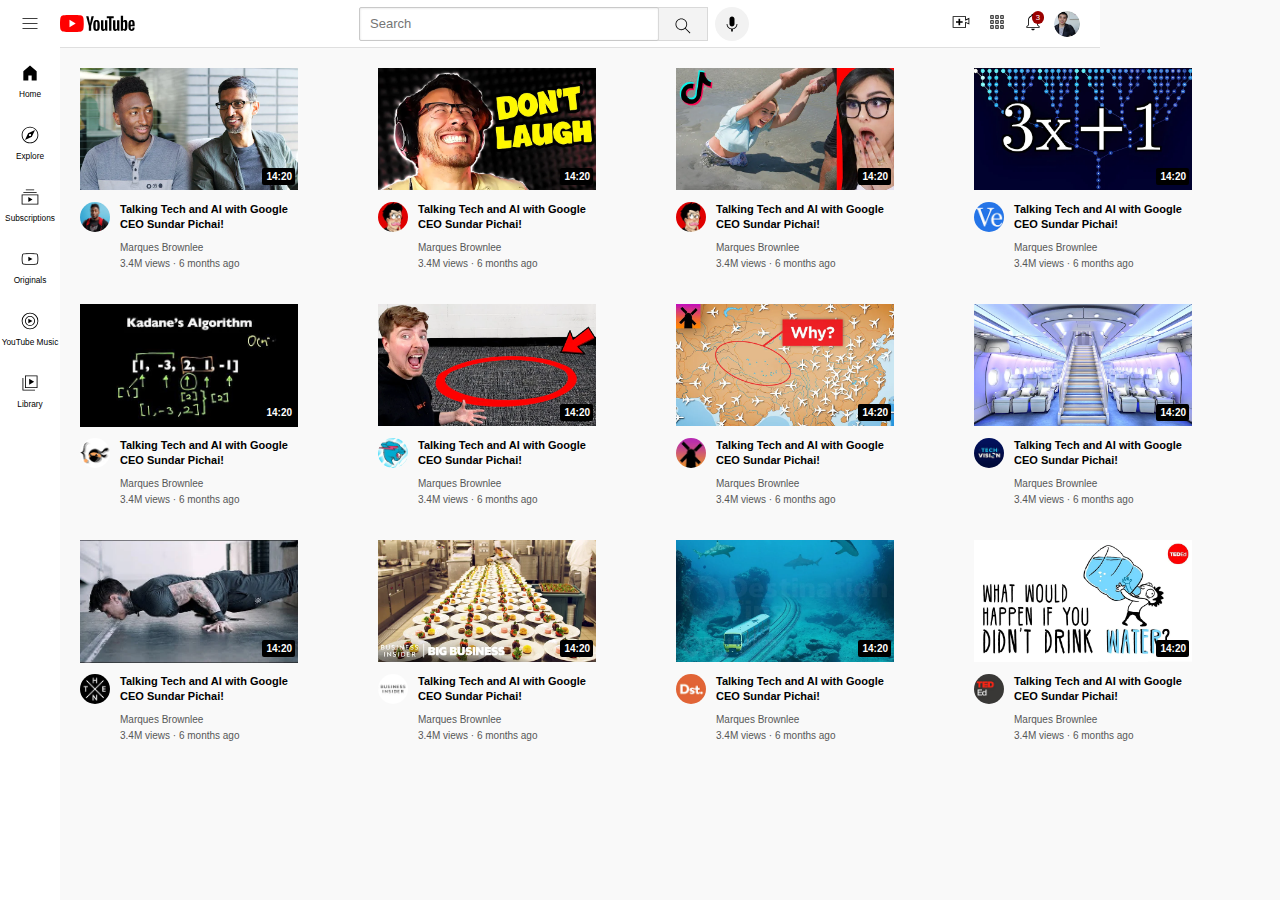
<file: index.html>
<!DOCTYPE html>
<html>
    <head> 
        <title>youtube.clone</title>
<link rel="stylesheet" href="styles/general.css">
<link rel="stylesheet" href="styles/header.css">
<link rel="stylesheet" href="styles/video.css">
<link rel="stylesheet" href="styles/sidbar.css">
        
</head>
    <body>
        <div class="header">
            <div class="left-section">
                <img class="hamburger-menu" src="icons/hamburger-menu.svg">
                <img class="youtube-logo" src="icons/youtube-logo.svg"></div>
            <div class="middle-section">
                 <input class="search-box" type="search" placeholder="Search">
                 <button class="search-button">
                    <img class="search-img" src="icons/search.svg">
                    <div class="tool-tip">search</div>
                </button>
                 <button class="voice-button">
                    <img class="voice-icon" src="icons/voice-search-icon.svg">
                    <div class="tool-tip">Search with your voice</div></button> 
                </div>
            <div class="right-section">
                <div></div>
                <div class="upload-container">
                    <img class="upload-icon" src="icons/upload.svg">
                    <div class="tool-tip">Create</div>
                </div>
               <div class="app-container">
                <div class="tool-tip">YouTube apps</div>
                <img class="apps-icon" src="icons/youtube-apps.svg">
               </div>
               
               
                <div class="notification-container">
                    <div class="notification-icon1" >
                        <div class="notification-count">3</div>
                        <img class="notification-icon" src="icons/notifications.svg">
                    </div>
                    <div class="tool-tip">Notifications</div>
                </div>
                
                <img class="my-channel-icon" src="channel pics/my-channel.jpeg">
             </div>
            
        </div>
  
        <div class="sidebar">
            <div class="side-barink">
                <img src="icons/home.svg">
                <div>Home</div>
            </div>
            <div class="side-barink">
                <img src="icons/explore.svg">
                <div>Explore</div>

            </div>
            <div class="side-barink">
                 <img src="icons/subscriptions.svg">
                <div>Subscriptions</div>

            </div>
            <div class="side-barink">
                  <img src="icons/originals.svg">
                <div>Originals</div>

            </div>
            <div class="side-barink">
                   <img src="icons/youtube-music.svg">
                <div>YouTube Music</div>

            </div>
            <div class="side-barink">
                    <img src="icons/library.svg">
                <div>Library</div>

            </div>
        </div>

   
     <div style="display: grid;
     grid-template-rows: 1fr 1fr lfr 1fr;
     row-gap: 25px;">
        <div class="the-hole">
            <div class="holr-ll">
                <div class="tumnnails">
                    <div class="video-time">14:20</div>
                    <a href="https://www.youtube.com/watch?v=n2RNcPRtAiY" target="_blank">
                        <img class="tumbnail-edit" src="tumbnails/thumbnail-1.webp"></a>
                    
                </div>
                
                <div class="info-grid">
                    <div class="profile-div">
                        <div class="profile-container">
                            <img class="profile-pic" src="channel pics/channel pics.jpeg">
                            <div class="tool-tip">
                            <div class="pic-tool-tip" > <img class="profile-pics" src="channel pics/channel pics.jpeg"></div>
                                <div>
                                    <div style="font-size: 13px;
                                    margin-bottom: 4px;
                                    margin-top: 5px;
                                    font-weight: 700;"> Marques Brownlee</div>
                                <div style="font-size: 11px;">15M subscribers</div>
                                </div>
                               </div>
                        </div>
                       
                    </div>
                    <div class="text-info">
                        <p style="margin-top: 12px;
                        width: 190px;
                        font-weight: 700;
                        font-size: 11px;
                        line-height: 15px;
                        margin-bottom: 10px;">Talking Tech and AI with Google CEO Sundar Pichai!</p>
                        <p style="color: rgb(87, 87, 87);
                        font-size: 10px;
                        margin-top: 0px;
                        margin-bottom: 5px;">Marques Brownlee</p>
                        <p style="color: rgb(87, 87, 87);
                        font-size: 10px;
                        margin-top: 0px;">3.4M views · 6 months ago</p>
                    </div>
                </div>
         </div>





         <div class="holr-ll">
            <div class="tumnnails">
                <div class="video-time">14:20</div>
                <a href="https://www.youtube.com/watch?v=mP0RAo9SKZk" target="_blank">
                    <img class="tumbnail-edit" src="tumbnails/thumbnail-3.webp">
                </a>
                
            </div>  
            <div class="info-grid">
                <div class="profile-div">
                    <div class="profile-containerL">
                        <img class="profile-pic" src="channel pics/channel-2.jpeg">
                        <div class="tool-tip">
                            <div>
                        <img class="profile-pics" src="channel pics/channel-2.jpeg">
                    </div>
                            <div>
                                <div style="font-size: 13px;
                                margin-bottom: 4px;
                                margin-top: 5px;
                                font-weight: 700;"> Marques Brownlee</div>
                            <div style="font-size: 11px;">15M subscribers</div>
                            </div>
                          
                       </div>

                    </div>
                  
                </div>
                <div class="text-info">
                    <p style="margin-top: 12px;
                    width: 190px;
                    font-weight: 700;
                    font-size: 11px;
                    line-height: 15px;
                    margin-bottom: 10px;">Talking Tech and AI with Google CEO Sundar Pichai!</p>
                    <p style="color: rgb(87, 87, 87);
                    font-size: 10px;
                    margin-top: 0px;
                    margin-bottom: 5px;">Marques Brownlee</p>
                    <p style="color: rgb(87, 87, 87);
                    font-size: 10px;
                    margin-top: 0px;">3.4M views · 6 months ago</p>
                </div>
            </div>
     </div>


  
     <div class="holr-ll">
        <div class="tumnnails">
            <div class="video-time">14:20</div>
            <a href="https://www.youtube.com/watch?v=FgjPQQeTh1w" target="_blank">
                <img class="tumbnail-edit" src="tumbnails/crazy.webp">
            </a>
            
        </div>
        
        <div class="info-grid">
            <div class="profile-div">
                <div class="profile-containerL">
                    <img class="profile-pic" src="channel pics/channel-2.jpeg">
                    <div class="tool-tip">
                        <div>
                    <img class="profile-pics" src="channel pics/channel-2.jpeg">
                </div>
                        <div>
                            <div style="font-size: 13px;
                            margin-bottom: 4px;
                            margin-top: 5px;
                            font-weight: 700;"> Marques Brownlee</div>
                        <div style="font-size: 11px;">15M subscribers</div>
                        </div>
                      
                   </div>

                </div>
              
            </div>
            <div class="text-info">
                <p style="margin-top: 12px;
                width: 190px;
                font-weight: 700;
                font-size: 11px;
                line-height: 15px;
                margin-bottom: 10px;">Talking Tech and AI with Google CEO Sundar Pichai!</p>
                <p style="color: rgb(87, 87, 87);
                font-size: 10px;
                margin-top: 0px;
                margin-bottom: 5px;">Marques Brownlee</p>
                <p style="color: rgb(87, 87, 87);
                font-size: 10px;
                margin-top: 0px;">3.4M views · 6 months ago</p>
            </div>
        </div>
 </div>





 <div class="holr-ll">
    <div class="tumnnails">
        <div class="video-time">14:20</div>
        <a href="https://www.youtube.com/watch?v=094y1Z2wpJg" target="_blank"></a>
        <img class="tumbnail-edit" src="tumbnails/simple.webp">
    </div>  
    <div class="info-grid">
        <div class="profile-div">
            <img class="profile-pic" src="channel pics/4.jpeg">
        </div>
        <div class="text-info">
            <p style="margin-top: 12px;
            width: 190px;
            font-weight: 700;
            font-size: 11px;
            line-height: 15px;
            margin-bottom: 10px;">Talking Tech and AI with Google CEO Sundar Pichai!</p>
            <p style="color: rgb(87, 87, 87);
            font-size: 10px;
            margin-top: 0px;
            margin-bottom: 5px;">Marques Brownlee</p>
            <p style="color: rgb(87, 87, 87);
            font-size: 10px;
            margin-top: 0px;">3.4M views · 6 months ago</p>
        </div>
    </div>
</div>
</div>


<div class="the-hole">
<div class="holr-ll">
    <div class="tumnnails">
        <div class="video-time">14:20</div>
        <a href="https://www.youtube.com/watch?v=86CQq3pKSUw" target="_blank">
            <img class="tumbnail-edit" src="tumbnails/kadane.webp">
        </a>
        
    </div>
    
    <div class="info-grid">
        <div class="profile-div">
            <img class="profile-pic" src="channel pics/5.jpeg">
        </div>
        <div class="text-info">
            <p style="margin-top: 12px;
            width: 190px;
            font-weight: 700;
            font-size: 11px;
            line-height: 15px;
            margin-bottom: 10px;">Talking Tech and AI with Google CEO Sundar Pichai!</p>
            <p style="color: rgb(87, 87, 87);
            font-size: 10px;
            margin-top: 0px;
            margin-bottom: 5px;">Marques Brownlee</p>
            <p style="color: rgb(87, 87, 87);
            font-size: 10px;
            margin-top: 0px;">3.4M views · 6 months ago</p>
        </div>
    </div>
</div>





<div class="holr-ll">
<div class="tumnnails">
    <div class="video-time">14:20</div>
    <a href="https://www.youtube.com/watch?v=yXWw0_UfSFg" target="_blank">
        <img class="tumbnail-edit" src="tumbnails/anything.webp">
    </a>
  
</div>  
<div class="info-grid">
    <div class="profile-div">
        <img class="profile-pic" src="channel pics/6.jpeg">
    </div>
    <div class="text-info">
        <p style="margin-top: 12px;
        width: 190px;
        font-weight: 700;
        font-size: 11px;
        line-height: 15px;
        margin-bottom: 10px;">Talking Tech and AI with Google CEO Sundar Pichai!</p>
        <p style="color: rgb(87, 87, 87);
        font-size: 10px;
        margin-top: 0px;
        margin-bottom: 5px;">Marques Brownlee</p>
        <p style="color: rgb(87, 87, 87);
        font-size: 10px;
        margin-top: 0px;">3.4M views · 6 months ago</p>
    </div>
</div>
</div>



<div class="holr-ll">
<div class="tumnnails">
    <div class="video-time">14:20</div>
    <a href="https://www.youtube.com/watch?v=fNVa1qMbF9Y" target="_blank">
        <img class="tumbnail-edit" src="tumbnails/whypl.webp">    
    </a>
</div>

<div class="info-grid">
    <div class="profile-div">
        <img class="profile-pic" src="channel pics/7.jpeg">
    </div>
    <div class="text-info">
        <p style="margin-top: 12px;
        width: 190px;
        font-weight: 700;
        font-size: 11px;
        line-height: 15px;
        margin-bottom: 10px;">Talking Tech and AI with Google CEO Sundar Pichai!</p>
        <p style="color: rgb(87, 87, 87);
        font-size: 10px;
        margin-top: 0px;
        margin-bottom: 5px;">Marques Brownlee</p>
        <p style="color: rgb(87, 87, 87);
        font-size: 10px;
        margin-top: 0px;">3.4M views · 6 months ago</p>
         </div>
     </div>
</div>





<div class="holr-ll">
<div class="tumnnails">
<div class="video-time">14:20</div>
<a href="https://www.youtube.com/watch?v=lFm4EM1juls" target="_blank">
    <img class="tumbnail-edit" src="tumbnails/inside th.webp">
</a>

</div>  
<div class="info-grid">
<div class="profile-div">
    <img class="profile-pic" src="channel pics/8.jpeg">
</div>
<div class="text-info">
    <p style="margin-top: 12px;
    width: 190px;
    font-weight: 700;
    font-size: 11px;
    line-height: 15px;
    margin-bottom: 10px;">Talking Tech and AI with Google CEO Sundar Pichai!</p>
    <p style="color: rgb(87, 87, 87);
    font-size: 10px;
    margin-top: 0px;
    margin-bottom: 5px;">Marques Brownlee</p>
    <p style="color: rgb(87, 87, 87);
    font-size: 10px;
    margin-top: 0px;">3.4M views · 6 months ago</p>
         </div>
        </div>
    </div>
</div>
            
    
<div class="the-hole">
    <div class="holr-ll">
        <div class="tumnnails">
            <div class="video-time">14:20</div>
            <a href="https://www.youtube.com/watch?v=ixmxOlcrlUc" target="_blank"> 
            <img class="tumbnail-edit" src="tumbnails/The se.webp"></a>
           
        </div>
        
        <div class="info-grid">
            <div class="profile-div">
                <img class="profile-pic" src="channel pics/9.jpeg">
            </div>
            <div class="text-info">
                <p style="margin-top: 12px;
                width: 190px;
                font-weight: 700;
                font-size: 11px;
                line-height: 15px;
                margin-bottom: 10px;">Talking Tech and AI with Google CEO Sundar Pichai!</p>
                <p style="color: rgb(87, 87, 87);
                font-size: 10px;
                margin-top: 0px;
                margin-bottom: 5px;">Marques Brownlee</p>
                <p style="color: rgb(87, 87, 87);
                font-size: 10px;
                margin-top: 0px;">3.4M views · 6 months ago</p>
            </div>
        </div>
 </div>





 <div class="holr-ll">
    <div class="tumnnails">
        <div class="video-time">14:20</div>
        <a href="https://www.youtube.com/watch?v=R2vXbFp5C9o"><img class="tumbnail-edit" src="tumbnails/howto.webp"></a>
        
    </div>  
    <div class="info-grid">
        <div class="profile-div">
            <img class="profile-pic" src="channel pics/10.jpeg">
        </div>
        <div class="text-info">
            <p style="margin-top: 12px;
            width: 190px;
            font-weight: 700;
            font-size: 11px;
            line-height: 15px;
            margin-bottom: 10px;">Talking Tech and AI with Google CEO Sundar Pichai!</p>
            <p style="color: rgb(87, 87, 87);
            font-size: 10px;
            margin-top: 0px;
            margin-bottom: 5px;">Marques Brownlee</p>
            <p style="color: rgb(87, 87, 87);
            font-size: 10px;
            margin-top: 0px;">3.4M views · 6 months ago</p>
        </div>
    </div>
</div>



<div class="holr-ll">
<div class="tumnnails">
    <div class="video-time">14:20</div>
    <a href="https://www.youtube.com/watch?v=0nZuYyXET3s"> <img class="tumbnail-edit" src="tumbnails/dubai.webp"></a>
   
</div>

<div class="info-grid">
    <div class="profile-div">
        <img class="profile-pic" src="channel pics/11.jpeg">
    </div>
    <div class="text-info">
        <p style="margin-top: 12px;
        width: 190px;
        font-weight: 700;
        font-size: 11px;
        line-height: 15px;
        margin-bottom: 10px;">Talking Tech and AI with Google CEO Sundar Pichai!</p>
        <p style="color: rgb(87, 87, 87);
        font-size: 10px;
        margin-top: 0px;
        margin-bottom: 5px;">Marques Brownlee</p>
        <p style="color: rgb(87, 87, 87);
        font-size: 10px;
        margin-top: 0px;">3.4M views · 6 months ago</p>
    </div>
</div>
</div>





<div class="holr-ll">
<div class="tumnnails">
<div class="video-time">14:20</div>
<a href="https://www.youtube.com/watch?v=9iMGFqMmUFs"><img class="tumbnail-edit" src="tumbnails/what wou.webp"></a>

</div>  
<div class="info-grid">
<div class="profile-div">
    <img class="profile-pic" src="channel pics/12.jpeg">
</div>
<div class="text-info">
    <p style="margin-top: 12px;
    width: 190px;
    font-weight: 700;
    font-size: 11px;
    line-height: 15px;
    margin-bottom: 10px;">Talking Tech and AI with Google CEO Sundar Pichai!</p>
    <p style="color: rgb(87, 87, 87);
    font-size: 10px;
    margin-top: 0px;
    margin-bottom: 5px;">Marques Brownlee</p>
    <p style="color: rgb(87, 87, 87);
    font-size: 10px;
    margin-top: 0px;">3.4M views · 6 months ago</p>
</div>
</div>
</div>
</div>
     </div>   
    </body>
</html>
</file>
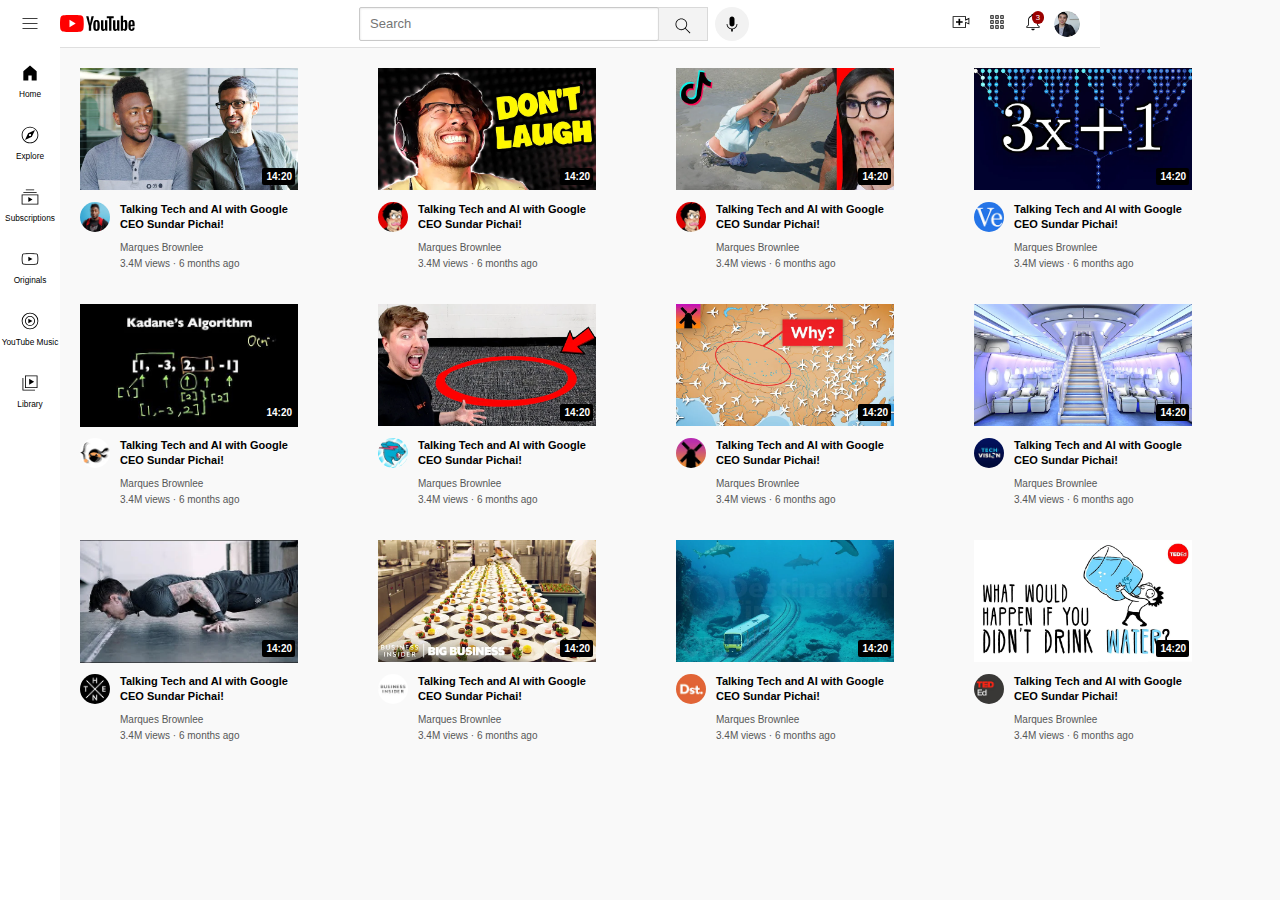
<file: youtube.html>
<!DOCTYPE html>
<html>
    <head> 
        <title>youtube.clone</title>
<link rel="stylesheet" href="styles/general.css">
<link rel="stylesheet" href="styles/header.css">
<link rel="stylesheet" href="styles/video.css">
<link rel="stylesheet" href="styles/sidbar.css">
        
</head>
    <body>
        <div class="header">
            <div class="left-section">
                <img class="hamburger-menu" src="icons/hamburger-menu.svg">
                <img class="youtube-logo" src="icons/youtube-logo.svg"></div>
            <div class="middle-section">
                 <input class="search-box" type="search" placeholder="Search">
                 <button class="search-button">
                    <img class="search-img" src="icons/search.svg">
                    <div class="tool-tip">search</div>
                </button>
                 <button class="voice-button">
                    <img class="voice-icon" src="icons/voice-search-icon.svg">
                    <div class="tool-tip">Search with your voice</div></button> 
                </div>
            <div class="right-section">
                <div></div>
                <div class="upload-container">
                    <img class="upload-icon" src="icons/upload.svg">
                    <div class="tool-tip">Create</div>
                </div>
               <div class="app-container">
                <div class="tool-tip">YouTube apps</div>
                <img class="apps-icon" src="icons/youtube-apps.svg">
               </div>
               
               
                <div class="notification-container">
                    <div class="notification-icon1" >
                        <div class="notification-count">3</div>
                        <img class="notification-icon" src="icons/notifications.svg">
                    </div>
                    <div class="tool-tip">Notifications</div>
                </div>
                
                <img class="my-channel-icon" src="channel pics/my-channel.jpeg">
             </div>
            
        </div>
  
        <div class="sidebar">
            <div class="side-barink">
                <img src="icons/home.svg">
                <div>Home</div>
            </div>
            <div class="side-barink">
                <img src="icons/explore.svg">
                <div>Explore</div>

            </div>
            <div class="side-barink">
                 <img src="icons/subscriptions.svg">
                <div>Subscriptions</div>

            </div>
            <div class="side-barink">
                  <img src="icons/originals.svg">
                <div>Originals</div>

            </div>
            <div class="side-barink">
                   <img src="icons/youtube-music.svg">
                <div>YouTube Music</div>

            </div>
            <div class="side-barink">
                    <img src="icons/library.svg">
                <div>Library</div>

            </div>
        </div>

   
     <div style="display: grid;
     grid-template-rows: 1fr 1fr lfr 1fr;
     row-gap: 25px;">
        <div class="the-hole">
            <div class="holr-ll">
                <div class="tumnnails">
                    <div class="video-time">14:20</div>
                    <a href="https://www.youtube.com/watch?v=n2RNcPRtAiY" target="_blank">
                        <img class="tumbnail-edit" src="tumbnails/thumbnail-1.webp"></a>
                    
                </div>
                
                <div class="info-grid">
                    <div class="profile-div">
                        <div class="profile-container">
                            <img class="profile-pic" src="channel pics/channel pics.jpeg">
                            <div class="tool-tip">
                            <div class="pic-tool-tip" > <img class="profile-pics" src="channel pics/channel pics.jpeg"></div>
                                <div>
                                    <div style="font-size: 13px;
                                    margin-bottom: 4px;
                                    margin-top: 5px;
                                    font-weight: 700;"> Marques Brownlee</div>
                                <div style="font-size: 11px;">15M subscribers</div>
                                </div>
                               </div>
                        </div>
                       
                    </div>
                    <div class="text-info">
                        <p style="margin-top: 12px;
                        width: 190px;
                        font-weight: 700;
                        font-size: 11px;
                        line-height: 15px;
                        margin-bottom: 10px;">Talking Tech and AI with Google CEO Sundar Pichai!</p>
                        <p style="color: rgb(87, 87, 87);
                        font-size: 10px;
                        margin-top: 0px;
                        margin-bottom: 5px;">Marques Brownlee</p>
                        <p style="color: rgb(87, 87, 87);
                        font-size: 10px;
                        margin-top: 0px;">3.4M views · 6 months ago</p>
                    </div>
                </div>
         </div>





         <div class="holr-ll">
            <div class="tumnnails">
                <div class="video-time">14:20</div>
                <a href="https://www.youtube.com/watch?v=mP0RAo9SKZk" target="_blank">
                    <img class="tumbnail-edit" src="tumbnails/thumbnail-3.webp">
                </a>
                
            </div>  
            <div class="info-grid">
                <div class="profile-div">
                    <div class="profile-containerL">
                        <img class="profile-pic" src="channel pics/channel-2.jpeg">
                        <div class="tool-tip">
                            <div>
                        <img class="profile-pics" src="channel pics/channel-2.jpeg">
                    </div>
                            <div>
                                <div style="font-size: 13px;
                                margin-bottom: 4px;
                                margin-top: 5px;
                                font-weight: 700;"> Marques Brownlee</div>
                            <div style="font-size: 11px;">15M subscribers</div>
                            </div>
                          
                       </div>

                    </div>
                  
                </div>
                <div class="text-info">
                    <p style="margin-top: 12px;
                    width: 190px;
                    font-weight: 700;
                    font-size: 11px;
                    line-height: 15px;
                    margin-bottom: 10px;">Talking Tech and AI with Google CEO Sundar Pichai!</p>
                    <p style="color: rgb(87, 87, 87);
                    font-size: 10px;
                    margin-top: 0px;
                    margin-bottom: 5px;">Marques Brownlee</p>
                    <p style="color: rgb(87, 87, 87);
                    font-size: 10px;
                    margin-top: 0px;">3.4M views · 6 months ago</p>
                </div>
            </div>
     </div>


  
     <div class="holr-ll">
        <div class="tumnnails">
            <div class="video-time">14:20</div>
            <a href="https://www.youtube.com/watch?v=FgjPQQeTh1w" target="_blank">
                <img class="tumbnail-edit" src="tumbnails/crazy.webp">
            </a>
            
        </div>
        
        <div class="info-grid">
            <div class="profile-div">
                <div class="profile-containerL">
                    <img class="profile-pic" src="channel pics/channel-2.jpeg">
                    <div class="tool-tip">
                        <div>
                    <img class="profile-pics" src="channel pics/channel-2.jpeg">
                </div>
                        <div>
                            <div style="font-size: 13px;
                            margin-bottom: 4px;
                            margin-top: 5px;
                            font-weight: 700;"> Marques Brownlee</div>
                        <div style="font-size: 11px;">15M subscribers</div>
                        </div>
                      
                   </div>

                </div>
              
            </div>
            <div class="text-info">
                <p style="margin-top: 12px;
                width: 190px;
                font-weight: 700;
                font-size: 11px;
                line-height: 15px;
                margin-bottom: 10px;">Talking Tech and AI with Google CEO Sundar Pichai!</p>
                <p style="color: rgb(87, 87, 87);
                font-size: 10px;
                margin-top: 0px;
                margin-bottom: 5px;">Marques Brownlee</p>
                <p style="color: rgb(87, 87, 87);
                font-size: 10px;
                margin-top: 0px;">3.4M views · 6 months ago</p>
            </div>
        </div>
 </div>





 <div class="holr-ll">
    <div class="tumnnails">
        <div class="video-time">14:20</div>
        <a href="https://www.youtube.com/watch?v=094y1Z2wpJg" target="_blank"></a>
        <img class="tumbnail-edit" src="tumbnails/simple.webp">
    </div>  
    <div class="info-grid">
        <div class="profile-div">
            <img class="profile-pic" src="channel pics/4.jpeg">
        </div>
        <div class="text-info">
            <p style="margin-top: 12px;
            width: 190px;
            font-weight: 700;
            font-size: 11px;
            line-height: 15px;
            margin-bottom: 10px;">Talking Tech and AI with Google CEO Sundar Pichai!</p>
            <p style="color: rgb(87, 87, 87);
            font-size: 10px;
            margin-top: 0px;
            margin-bottom: 5px;">Marques Brownlee</p>
            <p style="color: rgb(87, 87, 87);
            font-size: 10px;
            margin-top: 0px;">3.4M views · 6 months ago</p>
        </div>
    </div>
</div>
</div>


<div class="the-hole">
<div class="holr-ll">
    <div class="tumnnails">
        <div class="video-time">14:20</div>
        <a href="https://www.youtube.com/watch?v=86CQq3pKSUw" target="_blank">
            <img class="tumbnail-edit" src="tumbnails/kadane.webp">
        </a>
        
    </div>
    
    <div class="info-grid">
        <div class="profile-div">
            <img class="profile-pic" src="channel pics/5.jpeg">
        </div>
        <div class="text-info">
            <p style="margin-top: 12px;
            width: 190px;
            font-weight: 700;
            font-size: 11px;
            line-height: 15px;
            margin-bottom: 10px;">Talking Tech and AI with Google CEO Sundar Pichai!</p>
            <p style="color: rgb(87, 87, 87);
            font-size: 10px;
            margin-top: 0px;
            margin-bottom: 5px;">Marques Brownlee</p>
            <p style="color: rgb(87, 87, 87);
            font-size: 10px;
            margin-top: 0px;">3.4M views · 6 months ago</p>
        </div>
    </div>
</div>





<div class="holr-ll">
<div class="tumnnails">
    <div class="video-time">14:20</div>
    <a href="https://www.youtube.com/watch?v=yXWw0_UfSFg" target="_blank">
        <img class="tumbnail-edit" src="tumbnails/anything.webp">
    </a>
  
</div>  
<div class="info-grid">
    <div class="profile-div">
        <img class="profile-pic" src="channel pics/6.jpeg">
    </div>
    <div class="text-info">
        <p style="margin-top: 12px;
        width: 190px;
        font-weight: 700;
        font-size: 11px;
        line-height: 15px;
        margin-bottom: 10px;">Talking Tech and AI with Google CEO Sundar Pichai!</p>
        <p style="color: rgb(87, 87, 87);
        font-size: 10px;
        margin-top: 0px;
        margin-bottom: 5px;">Marques Brownlee</p>
        <p style="color: rgb(87, 87, 87);
        font-size: 10px;
        margin-top: 0px;">3.4M views · 6 months ago</p>
    </div>
</div>
</div>



<div class="holr-ll">
<div class="tumnnails">
    <div class="video-time">14:20</div>
    <a href="https://www.youtube.com/watch?v=fNVa1qMbF9Y" target="_blank">
        <img class="tumbnail-edit" src="tumbnails/whypl.webp">    
    </a>
</div>

<div class="info-grid">
    <div class="profile-div">
        <img class="profile-pic" src="channel pics/7.jpeg">
    </div>
    <div class="text-info">
        <p style="margin-top: 12px;
        width: 190px;
        font-weight: 700;
        font-size: 11px;
        line-height: 15px;
        margin-bottom: 10px;">Talking Tech and AI with Google CEO Sundar Pichai!</p>
        <p style="color: rgb(87, 87, 87);
        font-size: 10px;
        margin-top: 0px;
        margin-bottom: 5px;">Marques Brownlee</p>
        <p style="color: rgb(87, 87, 87);
        font-size: 10px;
        margin-top: 0px;">3.4M views · 6 months ago</p>
         </div>
     </div>
</div>





<div class="holr-ll">
<div class="tumnnails">
<div class="video-time">14:20</div>
<a href="https://www.youtube.com/watch?v=lFm4EM1juls" target="_blank">
    <img class="tumbnail-edit" src="tumbnails/inside th.webp">
</a>

</div>  
<div class="info-grid">
<div class="profile-div">
    <img class="profile-pic" src="channel pics/8.jpeg">
</div>
<div class="text-info">
    <p style="margin-top: 12px;
    width: 190px;
    font-weight: 700;
    font-size: 11px;
    line-height: 15px;
    margin-bottom: 10px;">Talking Tech and AI with Google CEO Sundar Pichai!</p>
    <p style="color: rgb(87, 87, 87);
    font-size: 10px;
    margin-top: 0px;
    margin-bottom: 5px;">Marques Brownlee</p>
    <p style="color: rgb(87, 87, 87);
    font-size: 10px;
    margin-top: 0px;">3.4M views · 6 months ago</p>
         </div>
        </div>
    </div>
</div>
            
    
<div class="the-hole">
    <div class="holr-ll">
        <div class="tumnnails">
            <div class="video-time">14:20</div>
            <a href="https://www.youtube.com/watch?v=ixmxOlcrlUc" target="_blank"> 
            <img class="tumbnail-edit" src="tumbnails/The se.webp"></a>
           
        </div>
        
        <div class="info-grid">
            <div class="profile-div">
                <img class="profile-pic" src="channel pics/9.jpeg">
            </div>
            <div class="text-info">
                <p style="margin-top: 12px;
                width: 190px;
                font-weight: 700;
                font-size: 11px;
                line-height: 15px;
                margin-bottom: 10px;">Talking Tech and AI with Google CEO Sundar Pichai!</p>
                <p style="color: rgb(87, 87, 87);
                font-size: 10px;
                margin-top: 0px;
                margin-bottom: 5px;">Marques Brownlee</p>
                <p style="color: rgb(87, 87, 87);
                font-size: 10px;
                margin-top: 0px;">3.4M views · 6 months ago</p>
            </div>
        </div>
 </div>





 <div class="holr-ll">
    <div class="tumnnails">
        <div class="video-time">14:20</div>
        <a href="https://www.youtube.com/watch?v=R2vXbFp5C9o"><img class="tumbnail-edit" src="tumbnails/howto.webp"></a>
        
    </div>  
    <div class="info-grid">
        <div class="profile-div">
            <img class="profile-pic" src="channel pics/10.jpeg">
        </div>
        <div class="text-info">
            <p style="margin-top: 12px;
            width: 190px;
            font-weight: 700;
            font-size: 11px;
            line-height: 15px;
            margin-bottom: 10px;">Talking Tech and AI with Google CEO Sundar Pichai!</p>
            <p style="color: rgb(87, 87, 87);
            font-size: 10px;
            margin-top: 0px;
            margin-bottom: 5px;">Marques Brownlee</p>
            <p style="color: rgb(87, 87, 87);
            font-size: 10px;
            margin-top: 0px;">3.4M views · 6 months ago</p>
        </div>
    </div>
</div>



<div class="holr-ll">
<div class="tumnnails">
    <div class="video-time">14:20</div>
    <a href="https://www.youtube.com/watch?v=0nZuYyXET3s"> <img class="tumbnail-edit" src="tumbnails/dubai.webp"></a>
   
</div>

<div class="info-grid">
    <div class="profile-div">
        <img class="profile-pic" src="channel pics/11.jpeg">
    </div>
    <div class="text-info">
        <p style="margin-top: 12px;
        width: 190px;
        font-weight: 700;
        font-size: 11px;
        line-height: 15px;
        margin-bottom: 10px;">Talking Tech and AI with Google CEO Sundar Pichai!</p>
        <p style="color: rgb(87, 87, 87);
        font-size: 10px;
        margin-top: 0px;
        margin-bottom: 5px;">Marques Brownlee</p>
        <p style="color: rgb(87, 87, 87);
        font-size: 10px;
        margin-top: 0px;">3.4M views · 6 months ago</p>
    </div>
</div>
</div>





<div class="holr-ll">
<div class="tumnnails">
<div class="video-time">14:20</div>
<a href="https://www.youtube.com/watch?v=9iMGFqMmUFs"><img class="tumbnail-edit" src="tumbnails/what wou.webp"></a>

</div>  
<div class="info-grid">
<div class="profile-div">
    <img class="profile-pic" src="channel pics/12.jpeg">
</div>
<div class="text-info">
    <p style="margin-top: 12px;
    width: 190px;
    font-weight: 700;
    font-size: 11px;
    line-height: 15px;
    margin-bottom: 10px;">Talking Tech and AI with Google CEO Sundar Pichai!</p>
    <p style="color: rgb(87, 87, 87);
    font-size: 10px;
    margin-top: 0px;
    margin-bottom: 5px;">Marques Brownlee</p>
    <p style="color: rgb(87, 87, 87);
    font-size: 10px;
    margin-top: 0px;">3.4M views · 6 months ago</p>
</div>
</div>
</div>
</div>
     </div>   
    </body>
</html>
</file>
<file: styles/general.css>
p{
    font-family: Arial;
}

body{
    padding-top: 59.89px;
    padding-left: 72px;
    background-color: rgb(249, 249, 249);
    padding-bottom: 10px;

}
</file>
<file: styles/header.css>
div{
    font-family: arial;
}
.header{
    height: 47px;
    display: flex;
    flex-direction: row;
    justify-content: space-between;
  max-width: 1100px;
  background-color: white;
  position: fixed;
  top: 0;
  left: 0;
  right: 0;
  border-bottom-width: 1px;
  border-bottom-color: rgb(223, 223, 223);
  border-bottom-style: solid;
  z-index: 1;
}
.left-section{
    width: 150px;
    margin-right: 70px;
    align-items: center;
    display: flex;
    justify-content: space-between;
    margin-left: 8px;
}
.hamburger-menu{
    height: 20px;
    margin-right: 0px;
    margin-left: 12px;
    cursor: pointer;
}
.youtube-logo{
    height: 16.67px;
    margin-right: 23px;
    cursor: pointer;
}
.middle-section{
flex: 100px;
display: flex;
align-items: center;
max-width: 390px;
}
.search-box{
    flex: 1;
    height: 34px;
    padding-left: 10px;
    border-color: rgb(201, 201, 201);
    border-style: solid;
    border-width: 1px;
    border-radius: 2px;
    width: 0;
    box-shadow: inset 0.4px 0.6px 2px rgba(0, 0, 0, 0.1);
}
.search-button:hover{
    cursor: pointer;
    background-color: rgb(230, 230, 230);
}
.search-box::placeholder{
    font-family: Roboto,arial;
    font-size: 13px;
}

.search-button{
    height: 34px;
    width: 50px;
    border-width: 1px;
    border-color: rgb(217, 217, 217);
    border-style: solid;
    padding-top: 6px;
    padding-left: 10px;
    padding-right: 10px;
    margin-right: 7px;
    margin-left: -1px;
    background-color: rgb(243, 243, 243);
  
}

.voice-button .tool-tip{
    position: absolute;
    background-color: gray;
    color: white;
    padding-left: 7px;
    padding-right: 7px;
    padding-top: 6px;
    padding-bottom: 6px;
    font-size: 10.5px;
    border-radius: 2px;
    bottom: -34.5px;
    opacity: 0;
    transition: opacity 0.14s;
    pointer-events: none;
    white-space: nowrap;
    cursor: pointer;
}
.search-button .tool-tip{
    position: absolute;
    background-color: gray;
    color: white;
    padding-left: 7px;
    padding-right: 7px;
    padding-top: 6px;
    padding-bottom: 6px;
    font-size: 10.5px;
    border-radius: 2px;
    bottom: -35px;
    right: 0;
    opacity: 0;
    transition: opacity 0.14s;
    pointer-events: none;
    white-space: nowrap;
}
.voice-button:hover .tool-tip,
.upload-container:hover .tool-tip,
.search-button:hover .tool-tip,
.app-container:hover .tool-tip,
.notification-container:hover .tool-tip{
    opacity: 1;
    cursor: pointer;
}
.search-img{
    height: 20px;
}
.voice-icon{
    height:20px;

}
.voice-button{
    height: 34px;
    width: 34px;
    border-radius: 17px;
    border: none;
    background-color: rgb(242, 242, 242);
    position: relative;
    cursor: pointer;

}
.search-button,

.voice-button{
    display:flex;
    align-items: center;
    justify-content: center;
    position: relative;
    
}
.right-section{
    width: 140px;
    margin-left: 60px;
    display: flex;
    align-items: center;
    justify-content: space-between;
    margin-right: 20px;
    flex-shrink: 0;
}
.upload-container{
    position: relative;
}
.upload-container .tool-tip{
    position: absolute;
    background-color: gray;
    color: white;
    padding-left: 7px;
    padding-right: 7px;
    padding-top: 6px;
    padding-bottom: 6px;
    font-size: 10.5px;
    border-radius: 2px;
   bottom: -40px;
   left: -13px;
   
    opacity: 0;
    transition: opacity 0.14s;
    pointer-events: none;
    white-space: nowrap;
    cursor: pointer;
}

.apps-icon{
    height: 20px;
    margin-left: 5px;
    cursor: pointer;
}
.app-container{
    position:relative;
}
.app-container .tool-tip{
    position: absolute;
    background-color: gray;
    color: white;
    padding-left: 7px;
    padding-right: 7px;
    padding-top: 6px;
    padding-bottom: 6px;
    font-size: 10.5px;
    border-radius: 2px;
    bottom: -40px;
    left: -25px;
    opacity: 0;
    transition: opacity 0.14;
    pointer-events: none;
    white-space: nowrap;
    cursor: pointer;
    
}
.notification-icon{
    height: 20px;
    margin-left: 5px;
    cursor: pointer;
}
.notification-container{
    position: relative;
}
.notification-container .tool-tip{
    position: absolute;
    background-color: gray;
    color: white;
    padding-left: 7px;
    padding-right: 7px;
    padding-top: 6px;
    padding-bottom: 6px;
    font-size: 10.5px;
    border-radius: 2px;
    bottom: -40px;
    left: -23px;
    opacity: 0;
    transition: opacity 0.14s;
    pointer-events: none;
    white-space: nowrap;
}
.my-channel-icon{
    height: 26px;
    border-radius: 13px;
    cursor: pointer;
}
.upload-icon{
    height: 20px;
    cursor: pointer;
}
</file>
<file: styles/video.css>
p{
    font-family: Arial;
}
.tumbnail-edit{
    width: 218px;
    margin-bottom: 0px;
    
}
.profile-pic{
    width: 30px;
    border-radius: 15px;
    margin-top: 0px; 
    cursor: pointer; 
}
.profile-containerL,
.profile-container{
    position:relative
}
.profile-pics{
    width: 45px;
    border-radius: 25px;
    margin-top: 1px;
  
}

.profile-container .tool-tip{
    position: absolute;
    background-color: rgb(255, 255, 255);
    color: black;
    border-radius: 4px;
    white-space: nowrap;
    display: grid;
    grid-template-columns: 53px 1fr;
    padding-top: 10px;
    padding-right: 15px;
    padding-left: 10px;
    padding-bottom: 7px;
    box-shadow: 0.1px 1px 6px rgba(9, 8, 8, 0.3);
    opacity: 0;
    transition: opacity 0.14s;
    pointer-events: none;
    white-space: nowrap;

}
.profile-containerL .tool-tip{
    position: absolute;
    background-color: rgb(255, 255, 255);
    color: black;
    border-radius: 4px;
    white-space: nowrap;
    display: grid;
    grid-template-columns: 53px 1fr;
    padding-top: 10px;
    padding-right: 15px;
    padding-left: 10px;
    padding-bottom: 7px;
    box-shadow: 0.1px 1px 6px rgba(9, 8, 8, 0.3);
    opacity: 0;
    transition: opacity 0.14s;
    pointer-events: none;
    white-space: nowrap;
 
  
}
.profile-container:hover .tool-tip,
.profile-containerL:hover .tool-tip{
  opacity: 1;
}
.pic-tool-tip{
    width: 50px;
    border-radius: 25px;
    display: inline-block;

}
.info-grid{
    display: grid;
    grid-template-columns: 40px 1fr;
    margin-top: 0px;

}
.text-info{
  
    margin-top: 0px;
    
}
.profile-div{
    
    margin-top: 12px;
}

.the-hole{
    display: grid;
    grid-template-columns: 1fr 1fr 1fr 1fr;
}
@media (max-width:600px){
    .the-hole{
        grid-template-columns: 1fr 1fr;
    }
}
.tumnnails{
    position: relative;
    width: 218px;
    background-color: aqua;
    height: 122px;
    
    
}
.video-time{
    position: absolute;
    background-color: black;
    color: white;
    font-family: arial;
    font-weight: 550;
    font-size: 10px;
    padding-left: 4px;
    padding-right: 3px;
    padding-top: 3px;
    padding-bottom: 3px;
    border-radius: 2px;
    bottom: 5px;
    right: 3px;

}

.notification-icon1{
    position: relative;
}
.notification-count{
    position: absolute;
    background-color: rgb(154, 0, 0);
    font-family: arial;
    color: white;
    right: -1px;
    top: -1px;
    font-size: 7.7px;
    padding-left: 4px;
    padding-right: 4px;
    padding-top: 2px;
    padding-bottom: 2px;
    border-radius: 10px;
    }
</file>
<file: styles/sidbar.css>
.sidebar{
    background-color: lightblue;
    position: fixed;
    top: 47px;
    left: 0;
    width: 60px;
    bottom: 0;
    background-color: white;
    z-index: 2;
    padding-top: 2.5px;
}
.side-barink{
    
    height: 62px;
    display: flex;
    align-items: center;
    justify-content: center;
    flex-direction: column;
}
.side-barink:hover{
    background-color: rgb(230, 230, 230);
}
.side-barink img{
    height: 20px;
    padding-bottom: 6px;
}
.side-barink div{
    font-family: arial;
    font-size: 8.3px;
}
</file>
